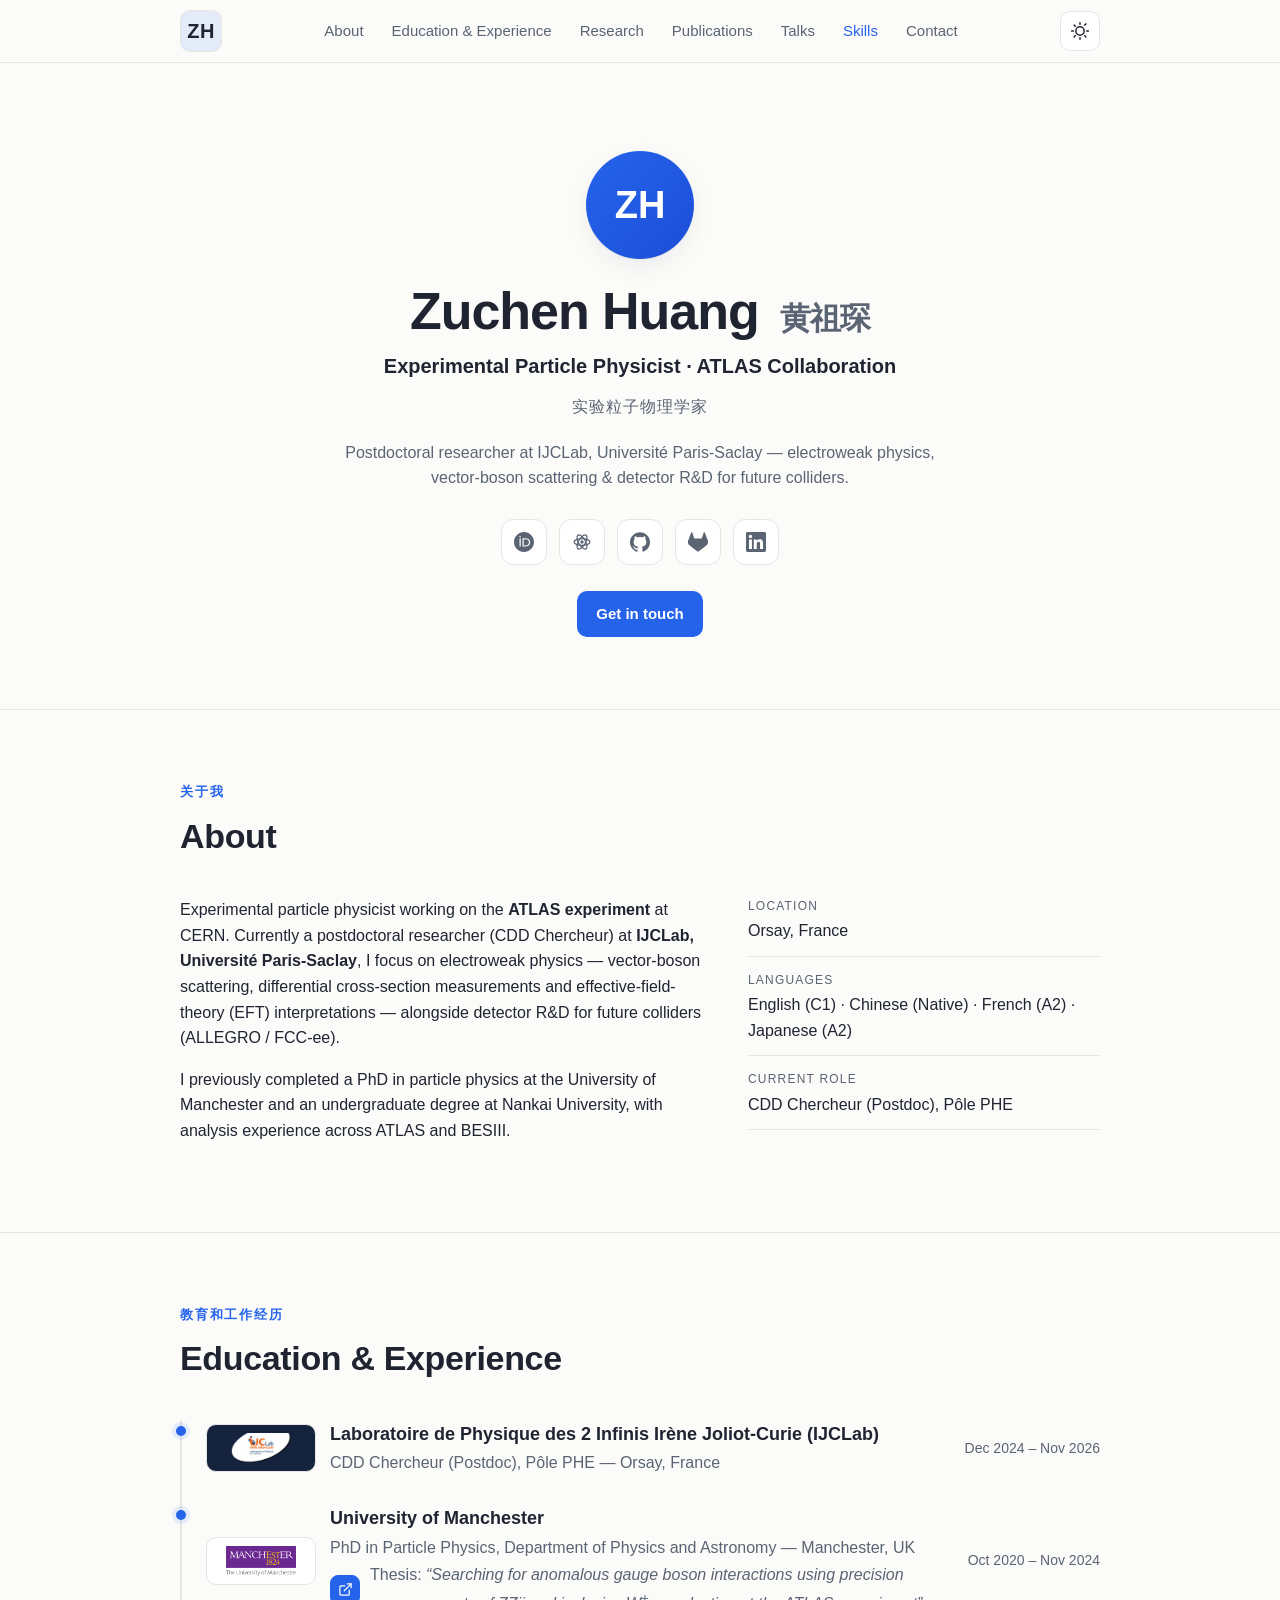
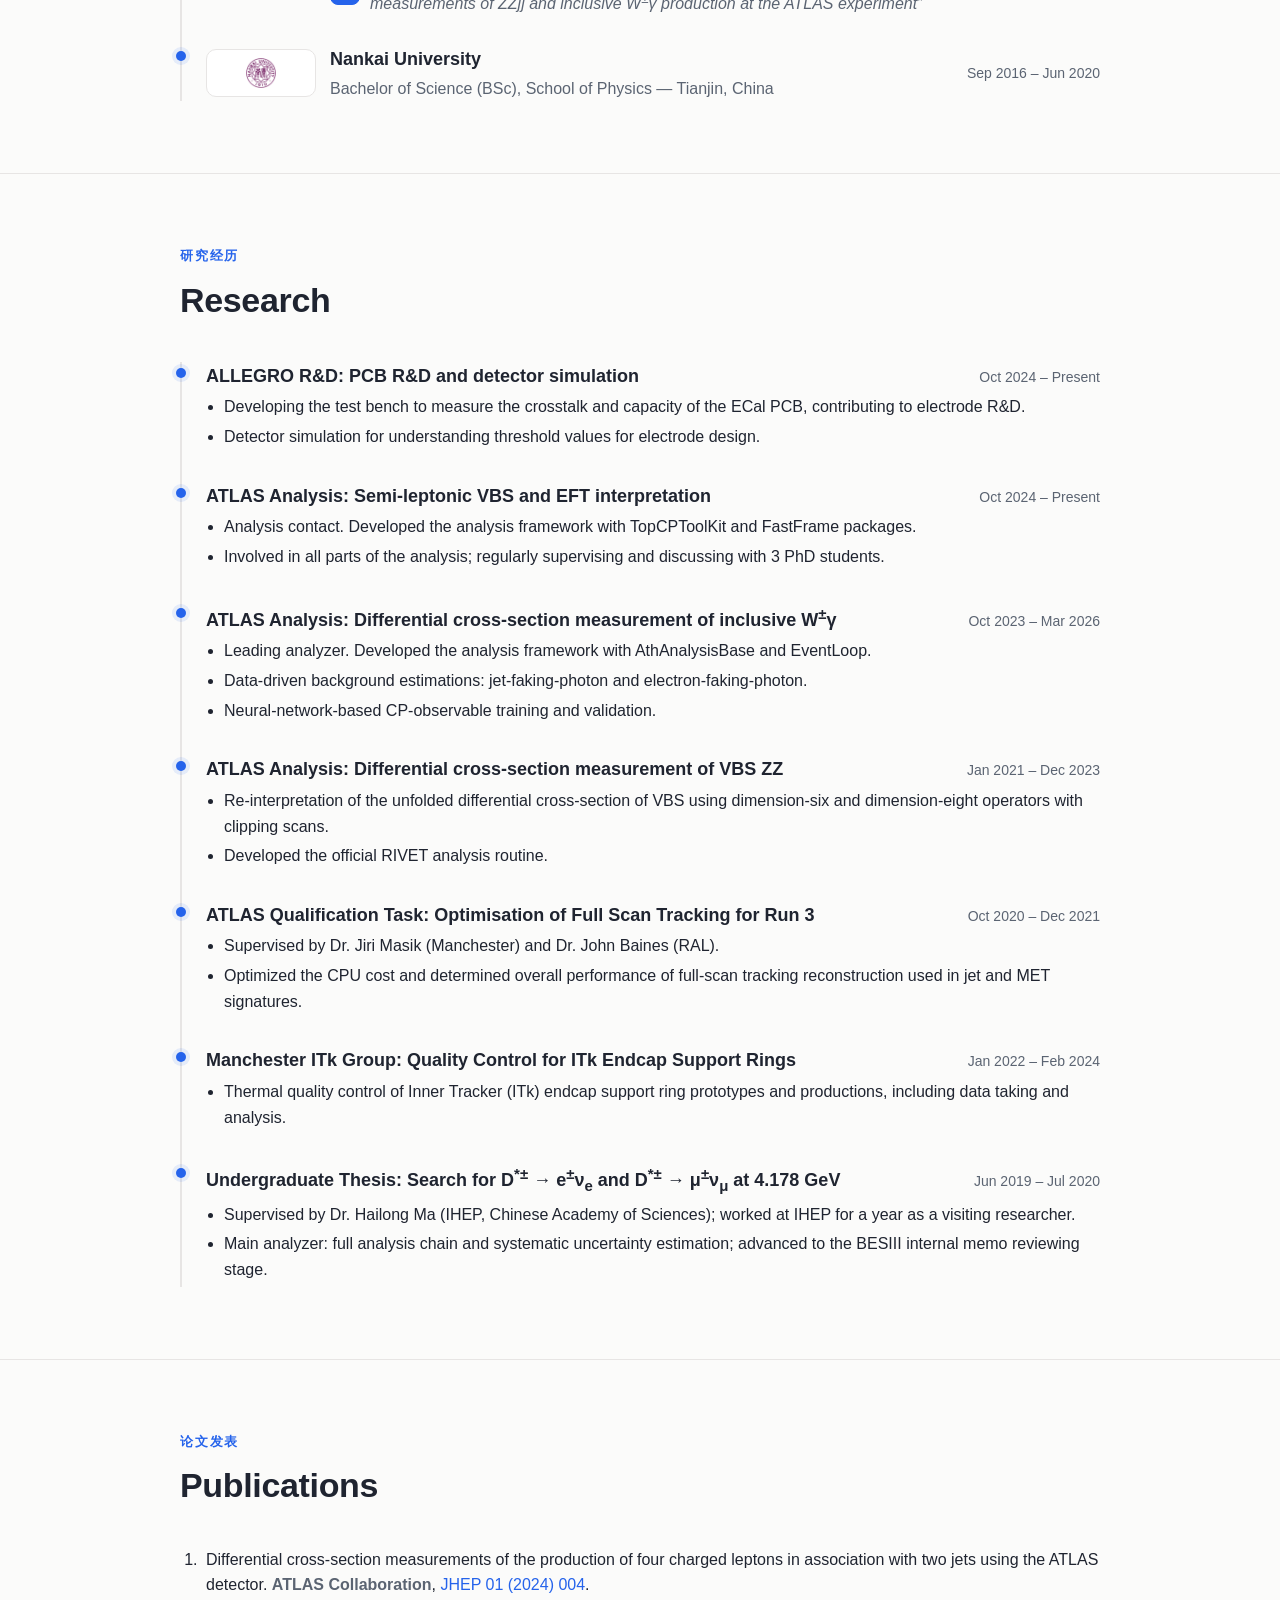
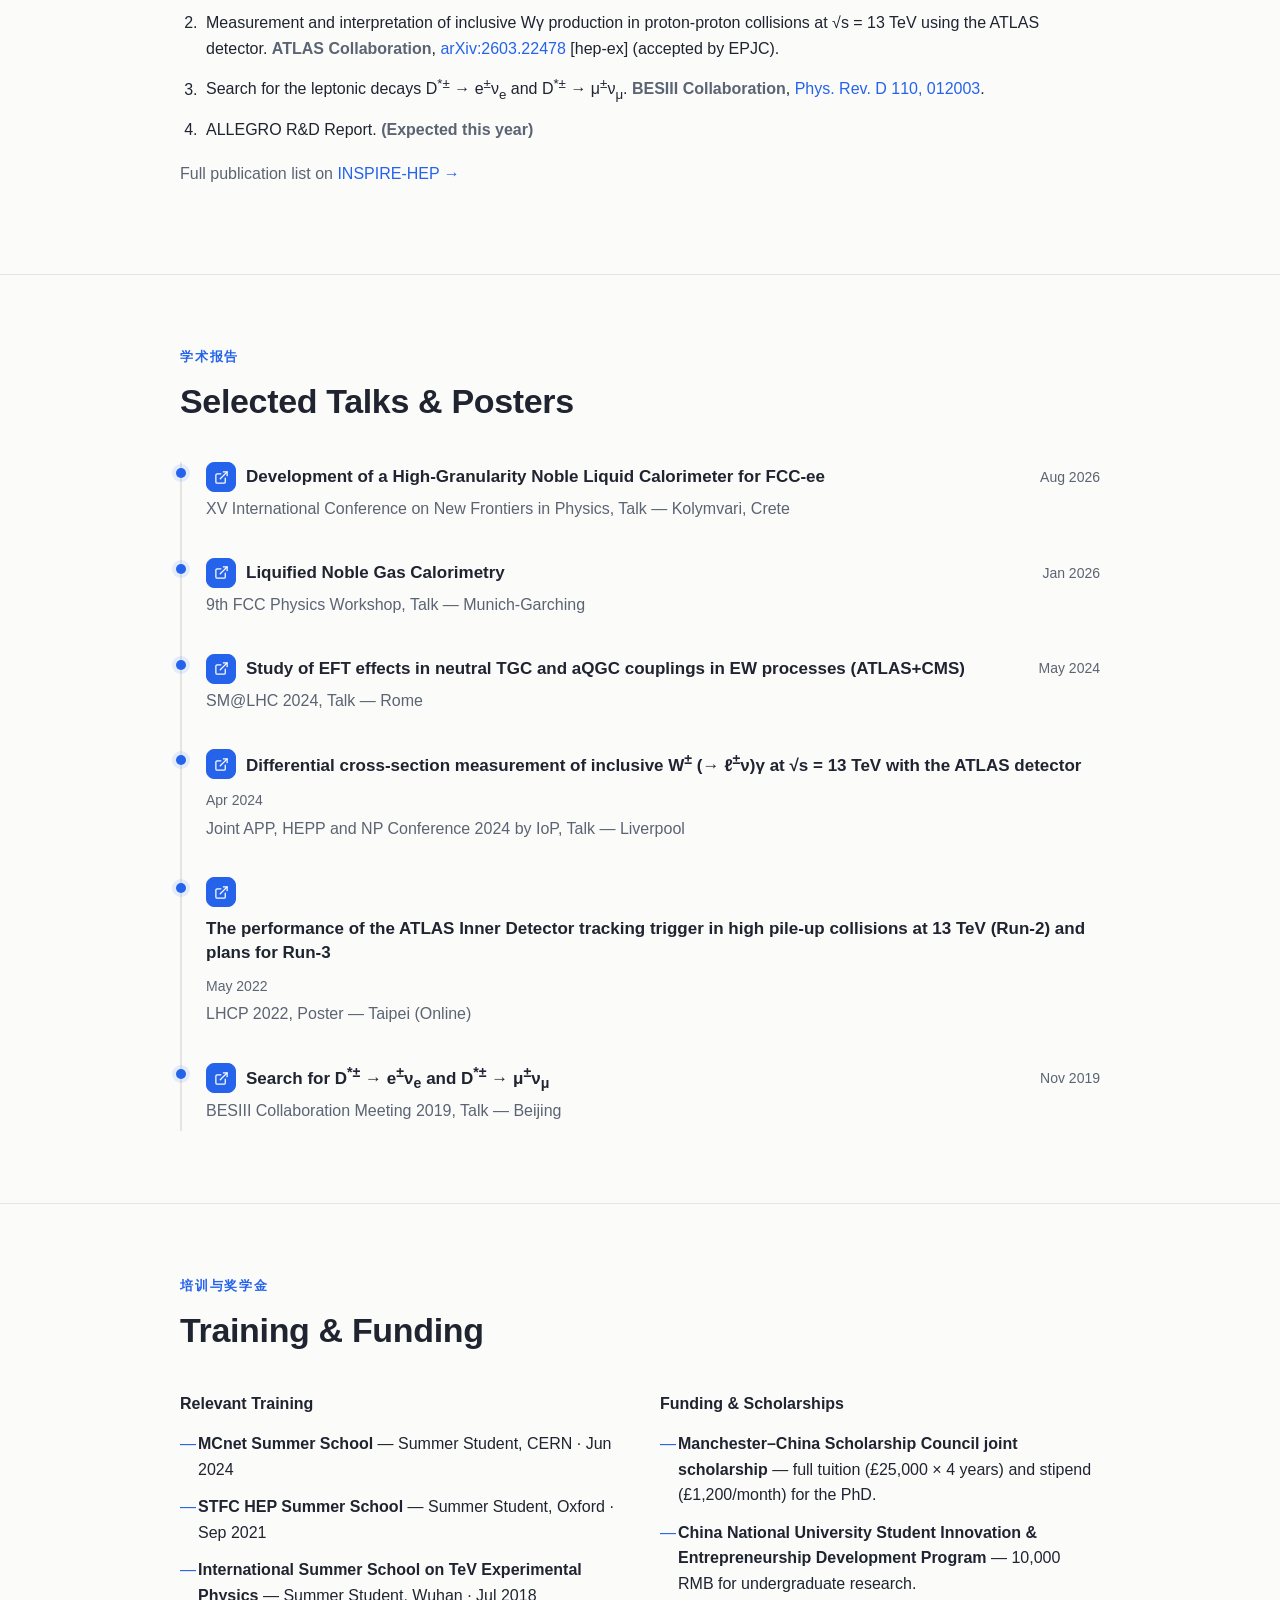
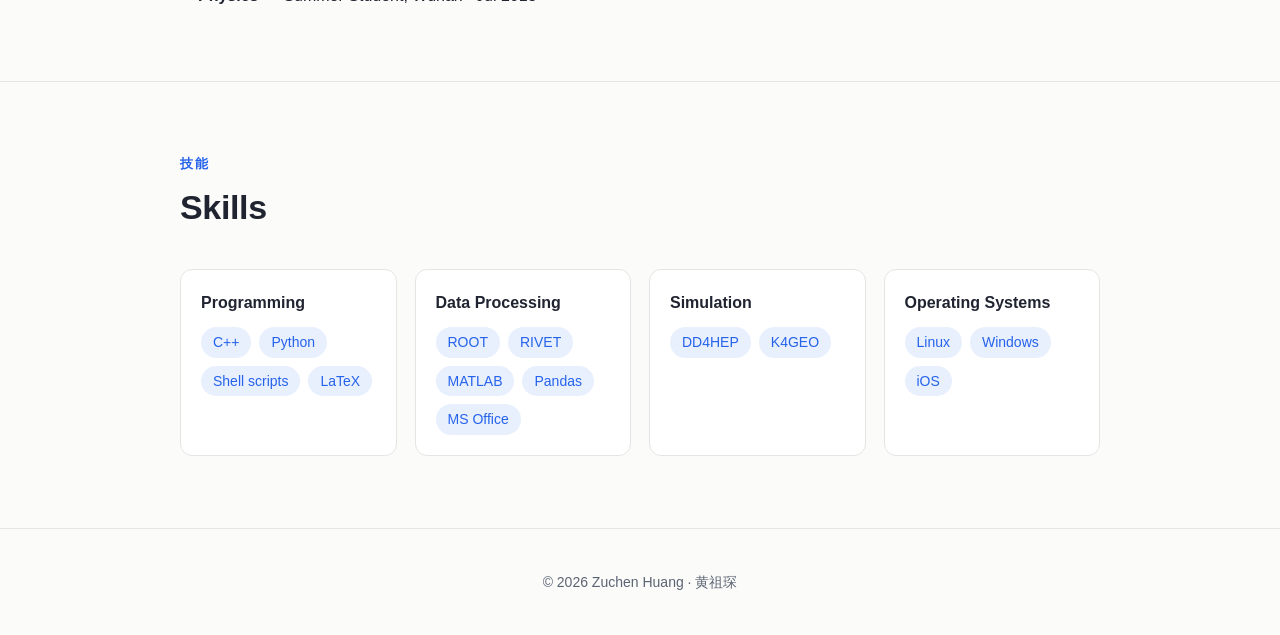
<file: index.html>
<!DOCTYPE html>
<html lang="en" data-theme="light">
<head>
  <meta charset="UTF-8">
  <meta name="viewport" content="width=device-width, initial-scale=1.0">
  <title>Zuchen Huang · 黄祖琛 — Experimental Particle Physicist</title>
  <meta name="description" content="Zuchen Huang (黄祖琛) — experimental particle physicist on the ATLAS experiment. CV, research, publications and contact.">
  <meta property="og:title" content="Zuchen Huang · 黄祖琛 — Experimental Particle Physicist">
  <meta property="og:description" content="Experimental particle physicist on the ATLAS experiment. CV, research, publications and contact.">
  <meta property="og:type" content="website">
  <link rel="icon" href="assets/favicon.svg" type="image/svg+xml">
  <link rel="stylesheet" href="css/style.css">
</head>
<body>
  <a class="skip-link" href="#main">Skip to content</a>

  <header class="site-header">
    <div class="container header-inner">
      <a class="brand" href="#top" aria-label="Back to top">ZH</a>

      <button class="nav-toggle" aria-expanded="false" aria-controls="primary-nav" aria-label="Toggle navigation">
        <span></span><span></span><span></span>
      </button>

      <nav id="primary-nav" class="site-nav" aria-label="Primary">
        <ul class="nav-list">
          <li><a href="#about">About</a></li>
          <li><a href="#education">Education &amp; Experience</a></li>
          <li><a href="#research">Research</a></li>
          <li><a href="#publications">Publications</a></li>
          <li><a href="#talks">Talks</a></li>
          <li><a href="#skills">Skills</a></li>
          <li><a href="contact.html">Contact</a></li>
        </ul>
      </nav>

      <button class="theme-toggle" aria-label="Toggle dark mode" type="button">
        <svg class="icon-sun" viewBox="0 0 24 24" aria-hidden="true"><path d="M12 17a5 5 0 1 0 0-10 5 5 0 0 0 0 10Zm0-15v2m0 16v2M2 12h2m16 0h2M4.9 4.9l1.4 1.4m11.4 11.4 1.4 1.4m0-15.6-1.4 1.4M6.3 17.7l-1.4 1.4" fill="none" stroke="currentColor" stroke-width="1.8" stroke-linecap="round"/></svg>
        <svg class="icon-moon" viewBox="0 0 24 24" aria-hidden="true"><path d="M21 12.8A9 9 0 1 1 11.2 3 7 7 0 0 0 21 12.8Z" fill="none" stroke="currentColor" stroke-width="1.8" stroke-linecap="round" stroke-linejoin="round"/></svg>
      </button>
    </div>
  </header>

  <main id="main">
    <!-- Hero -->
    <section id="top" class="hero">
      <div class="container">
        <div class="hero-avatar" role="img" aria-label="Portrait placeholder">ZH</div>
        <h1 class="hero-name">Zuchen Huang <span class="hero-name-cn">黄祖琛</span></h1>
        <p class="hero-tagline">Experimental Particle Physicist · ATLAS Collaboration</p>
        <p class="hero-eyebrow">实验粒子物理学家</p>
        <p class="hero-sub">Postdoctoral researcher at IJCLab, Université Paris-Saclay — electroweak physics, vector-boson scattering &amp; detector R&amp;D for future colliders.</p>

        <ul class="social-links" aria-label="Profile links">
          <li>
            <a class="social-icon" href="https://orcid.org/0000-0002-9008-1937" target="_blank" rel="noopener" aria-label="ORCID" title="ORCID">
              <svg viewBox="0 0 24 24" fill="currentColor" aria-hidden="true"><path d="M12 0C5.372 0 0 5.372 0 12s5.372 12 12 12 12-5.372 12-12S18.628 0 12 0zM7.369 4.378c.525 0 .947.431.947.947s-.422.947-.947.947a.95.95 0 0 1-.947-.947c0-.525.422-.947.947-.947zm-.722 3.038h1.444v10.041H6.647V7.416zm3.562 0h3.9c3.712 0 5.344 2.653 5.344 5.025 0 2.578-2.016 5.025-5.325 5.025h-3.919V7.416zm1.444 1.303v7.444h2.297c3.272 0 4.022-2.484 4.022-3.722 0-2.016-1.284-3.722-4.097-3.722h-2.222z"/></svg>
            </a>
          </li>
          <li>
            <a class="social-icon" href="https://inspirehep.net/authors/2129046" target="_blank" rel="noopener" aria-label="INSPIRE-HEP" title="INSPIRE-HEP">
              <svg viewBox="0 0 24 24" aria-hidden="true"><g fill="none" stroke="currentColor" stroke-width="1.5"><ellipse cx="12" cy="12" rx="9.5" ry="4.1"/><ellipse cx="12" cy="12" rx="9.5" ry="4.1" transform="rotate(60 12 12)"/><ellipse cx="12" cy="12" rx="9.5" ry="4.1" transform="rotate(120 12 12)"/></g><circle cx="12" cy="12" r="2" fill="currentColor"/></svg>
            </a>
          </li>
          <li>
            <a class="social-icon" href="https://github.com/josum21" target="_blank" rel="noopener" aria-label="GitHub" title="GitHub">
              <svg viewBox="0 0 24 24" fill="currentColor" aria-hidden="true"><path d="M12 .297c-6.63 0-12 5.373-12 12 0 5.303 3.438 9.8 8.205 11.385.6.113.82-.258.82-.577 0-.285-.01-1.04-.015-2.04-3.338.724-4.042-1.61-4.042-1.61C4.422 18.07 3.633 17.7 3.633 17.7c-1.087-.744.084-.729.084-.729 1.205.084 1.838 1.236 1.838 1.236 1.07 1.835 2.809 1.305 3.495.998.108-.776.417-1.305.76-1.605-2.665-.3-5.466-1.332-5.466-5.93 0-1.31.465-2.38 1.235-3.22-.135-.303-.54-1.523.105-3.176 0 0 1.005-.322 3.3 1.23.96-.267 1.98-.399 3-.405 1.02.006 2.04.138 3 .405 2.28-1.552 3.285-1.23 3.285-1.23.645 1.653.24 2.873.12 3.176.765.84 1.23 1.91 1.23 3.22 0 4.61-2.805 5.625-5.475 5.92.42.36.81 1.096.81 2.22 0 1.606-.015 2.896-.015 3.286 0 .315.21.69.825.57C20.565 22.092 24 17.592 24 12.297c0-6.627-5.373-12-12-12"/></svg>
            </a>
          </li>
          <li>
            <a class="social-icon" href="https://gitlab.cern.ch/hzuchen" target="_blank" rel="noopener" aria-label="GitLab" title="GitLab">
              <svg viewBox="0 0 24 24" fill="currentColor" aria-hidden="true"><path d="m23.6004 9.5927-.0337-.0862L20.3.9814a.851.851 0 0 0-.3362-.405.8748.8748 0 0 0-.9997.0539.8748.8748 0 0 0-.29.4399l-2.2055 6.748H7.5375l-2.2057-6.748a.8573.8573 0 0 0-.29-.4412.8748.8748 0 0 0-.9997-.0537.8585.8585 0 0 0-.3362.4049L.4332 9.5015l-.0325.0862a6.0657 6.0657 0 0 0 2.0119 7.0105l.0113.0087.03.0213 4.976 3.7264 2.462 1.8633 1.4995 1.1321a1.0085 1.0085 0 0 0 1.2197 0l1.4995-1.1321 2.4619-1.8633 5.006-3.7489.0125-.01a6.0682 6.0682 0 0 0 2.0094-7.003z"/></svg>
            </a>
          </li>
          <li>
            <a class="social-icon" href="https://www.linkedin.com/in/zuchen-huang-052924232/" target="_blank" rel="noopener" aria-label="LinkedIn" title="LinkedIn">
              <svg viewBox="0 0 24 24" fill="currentColor" aria-hidden="true"><path d="M20.447 20.452h-3.554v-5.569c0-1.328-.027-3.037-1.852-3.037-1.853 0-2.136 1.445-2.136 2.939v5.667H9.351V9h3.414v1.561h.046c.477-.9 1.637-1.85 3.37-1.85 3.601 0 4.267 2.37 4.267 5.455v6.286zM5.337 7.433c-1.144 0-2.063-.926-2.063-2.065 0-1.138.92-2.063 2.063-2.063 1.14 0 2.064.925 2.064 2.063 0 1.139-.925 2.065-2.064 2.065zm1.782 13.019H3.555V9h3.564v11.452zM22.225 0H1.771C.792 0 0 .774 0 1.729v20.542C0 23.227.792 24 1.771 24h20.451C23.2 24 24 23.227 24 22.271V1.729C24 .774 23.2 0 22.222 0h.003z"/></svg>
            </a>
          </li>
        </ul>

        <div class="hero-actions">
          <a class="btn btn-primary" href="contact.html">Get in touch</a>
        </div>
      </div>
    </section>

    <!-- About -->
    <section id="about" class="section">
      <div class="container">
        <div class="section-head">
          <span class="section-tag">关于我</span>
          <h2>About</h2>
        </div>
        <div class="about-grid">
          <div class="about-text">
            <p>Experimental particle physicist working on the <strong>ATLAS experiment</strong> at CERN. Currently a postdoctoral researcher (CDD Chercheur) at <strong>IJCLab, Université Paris-Saclay</strong>, I focus on electroweak physics — vector-boson scattering, differential cross-section measurements and effective-field-theory (EFT) interpretations — alongside detector R&amp;D for future colliders (ALLEGRO / FCC-ee).</p>
            <p>I previously completed a PhD in particle physics at the University of Manchester and an undergraduate degree at Nankai University, with analysis experience across ATLAS and BESIII.</p>
          </div>
          <dl class="about-facts">
            <div><dt>Location</dt><dd>Orsay, France</dd></div>
            <div><dt>Languages</dt><dd>English (C1) · Chinese (Native) · French (A2) · Japanese (A2)</dd></div>
            <div><dt>Current role</dt><dd>CDD Chercheur (Postdoc), Pôle PHE</dd></div>
          </dl>
        </div>
      </div>
    </section>

    <!-- Education -->
    <section id="education" class="section">
      <div class="container">
        <div class="section-head">
          <span class="section-tag">教育和工作经历</span>
          <h2>Education &amp; Experience</h2>
        </div>
        <div class="timeline">
          <article class="entry entry-edu">
            <div class="entry-head">
              <span class="edu-logo edu-logo--dark"><img src="assets/logos/ijclab.png" alt="IJCLab logo"></span>
              <div class="entry-title">
                <h3>Laboratoire de Physique des 2 Infinis Irène Joliot-Curie (IJCLab)</h3>
                <p class="entry-sub">CDD Chercheur (Postdoc), Pôle PHE — Orsay, France</p>
              </div>
              <span class="entry-date">Dec 2024 – Nov 2026</span>
            </div>
          </article>
          <article class="entry entry-edu">
            <div class="entry-head">
              <span class="edu-logo"><img src="assets/logos/manchester.png" alt="University of Manchester logo"></span>
              <div class="entry-title">
                <h3>University of Manchester</h3>
                <p class="entry-sub">PhD in Particle Physics, Department of Physics and Astronomy — Manchester, UK</p>
                <p class="entry-sub entry-thesis"><a class="talk-link" href="https://research.manchester.ac.uk/en/studentTheses/searching-for-anomalous-gauge-boson-interactions-using-precision-" target="_blank" rel="noopener" aria-label="Open thesis page" title="Open thesis page"><svg viewBox="0 0 24 24" fill="none" stroke="currentColor" stroke-width="2" stroke-linecap="round" stroke-linejoin="round" aria-hidden="true"><path d="M18 13v6a2 2 0 0 1-2 2H5a2 2 0 0 1-2-2V8a2 2 0 0 1 2-2h6"/><polyline points="15 3 21 3 21 9"/><line x1="10" y1="14" x2="21" y2="3"/></svg></a><span>Thesis: <em>“Searching for anomalous gauge boson interactions using precision measurements of ZZjj and inclusive W<sup>±</sup>γ production at the ATLAS experiment”</em></span></p>
              </div>
              <span class="entry-date">Oct 2020 – Nov 2024</span>
            </div>
          </article>
          <article class="entry entry-edu">
            <div class="entry-head">
              <span class="edu-logo"><img src="assets/logos/nankai.png" alt="Nankai University logo"></span>
              <div class="entry-title">
                <h3>Nankai University</h3>
                <p class="entry-sub">Bachelor of Science (BSc), School of Physics — Tianjin, China</p>
              </div>
              <span class="entry-date">Sep 2016 – Jun 2020</span>
            </div>
          </article>
        </div>
      </div>
    </section>

    <!-- Research -->
    <section id="research" class="section">
      <div class="container">
        <div class="section-head">
          <span class="section-tag">研究经历</span>
          <h2>Research</h2>
        </div>
        <div class="timeline">
          <article class="entry">
            <div class="entry-head"><h3>ALLEGRO R&amp;D: PCB R&amp;D and detector simulation</h3><span class="entry-date">Oct 2024 – Present</span></div>
            <ul class="entry-desc">
              <li>Developing the test bench to measure the crosstalk and capacity of the ECal PCB, contributing to electrode R&amp;D.</li>
              <li>Detector simulation for understanding threshold values for electrode design.</li>
            </ul>
          </article>

          <article class="entry">
            <div class="entry-head"><h3>ATLAS Analysis: Semi-leptonic VBS and EFT interpretation</h3><span class="entry-date">Oct 2024 – Present</span></div>
            <ul class="entry-desc">
              <li>Analysis contact. Developed the analysis framework with TopCPToolKit and FastFrame packages.</li>
              <li>Involved in all parts of the analysis; regularly supervising and discussing with 3 PhD students.</li>
            </ul>
          </article>

          <article class="entry">
            <div class="entry-head"><h3>ATLAS Analysis: Differential cross-section measurement of inclusive W<sup>±</sup>γ</h3><span class="entry-date">Oct 2023 – Mar 2026</span></div>
            <ul class="entry-desc">
              <li>Leading analyzer. Developed the analysis framework with AthAnalysisBase and EventLoop.</li>
              <li>Data-driven background estimations: jet-faking-photon and electron-faking-photon.</li>
              <li>Neural-network-based CP-observable training and validation.</li>
            </ul>
          </article>

          <article class="entry">
            <div class="entry-head"><h3>ATLAS Analysis: Differential cross-section measurement of VBS ZZ</h3><span class="entry-date">Jan 2021 – Dec 2023</span></div>
            <ul class="entry-desc">
              <li>Re-interpretation of the unfolded differential cross-section of VBS using dimension-six and dimension-eight operators with clipping scans.</li>
              <li>Developed the official RIVET analysis routine.</li>
            </ul>
          </article>

          <article class="entry">
            <div class="entry-head"><h3>ATLAS Qualification Task: Optimisation of Full Scan Tracking for Run 3</h3><span class="entry-date">Oct 2020 – Dec 2021</span></div>
            <ul class="entry-desc">
              <li>Supervised by Dr. Jiri Masik (Manchester) and Dr. John Baines (RAL).</li>
              <li>Optimized the CPU cost and determined overall performance of full-scan tracking reconstruction used in jet and MET signatures.</li>
            </ul>
          </article>

          <article class="entry">
            <div class="entry-head"><h3>Manchester ITk Group: Quality Control for ITk Endcap Support Rings</h3><span class="entry-date">Jan 2022 – Feb 2024</span></div>
            <ul class="entry-desc">
              <li>Thermal quality control of Inner Tracker (ITk) endcap support ring prototypes and productions, including data taking and analysis.</li>
            </ul>
          </article>

          <article class="entry">
            <div class="entry-head"><h3>Undergraduate Thesis: Search for D<sup>*±</sup> → e<sup>±</sup>ν<sub>e</sub> and D<sup>*±</sup> → μ<sup>±</sup>ν<sub>μ</sub> at 4.178 GeV</h3><span class="entry-date">Jun 2019 – Jul 2020</span></div>
            <ul class="entry-desc">
              <li>Supervised by Dr. Hailong Ma (IHEP, Chinese Academy of Sciences); worked at IHEP for a year as a visiting researcher.</li>
              <li>Main analyzer: full analysis chain and systematic uncertainty estimation; advanced to the BESIII internal memo reviewing stage.</li>
            </ul>
          </article>
        </div>
      </div>
    </section>

    <!-- Publications -->
    <section id="publications" class="section">
      <div class="container">
        <div class="section-head">
          <span class="section-tag">论文发表</span>
          <h2>Publications</h2>
        </div>
        <ol class="pub-list">
          <li>Differential cross-section measurements of the production of four charged leptons in association with two jets using the ATLAS detector. <em>ATLAS Collaboration</em>, <a href="https://doi.org/10.1007/JHEP01(2024)004" target="_blank" rel="noopener">JHEP 01 (2024) 004</a>.</li>
          <li>Measurement and interpretation of inclusive Wγ production in proton-proton collisions at √s = 13 TeV using the ATLAS detector. <em>ATLAS Collaboration</em>, <a href="https://arxiv.org/abs/2603.22478" target="_blank" rel="noopener">arXiv:2603.22478</a> [hep-ex] (accepted by EPJC).</li>
          <li>Search for the leptonic decays D<sup>*±</sup> → e<sup>±</sup>ν<sub>e</sub> and D<sup>*±</sup> → μ<sup>±</sup>ν<sub>μ</sub>. <em>BESIII Collaboration</em>, <a href="https://doi.org/10.1103/PhysRevD.110.012003" target="_blank" rel="noopener">Phys. Rev. D 110, 012003</a>.</li>
          <li>ALLEGRO R&amp;D Report. <em>(Expected this year)</em></li>
        </ol>
        <p class="section-note">Full publication list on <a href="https://inspirehep.net/authors/2129046" target="_blank" rel="noopener">INSPIRE-HEP →</a></p>
      </div>
    </section>

    <!-- Talks -->
    <section id="talks" class="section">
      <div class="container">
        <div class="section-head">
          <span class="section-tag">学术报告</span>
          <h2>Selected Talks &amp; Posters</h2>
        </div>
        <div class="timeline">
          <article class="entry">
            <div class="entry-head">
              <a class="talk-link" href="https://indico.cern.ch/event/1571736/contributions/7083829/" target="_blank" rel="noopener" aria-label="Open talk page" title="Open talk page"><svg viewBox="0 0 24 24" fill="none" stroke="currentColor" stroke-width="2" stroke-linecap="round" stroke-linejoin="round" aria-hidden="true"><path d="M18 13v6a2 2 0 0 1-2 2H5a2 2 0 0 1-2-2V8a2 2 0 0 1 2-2h6"/><polyline points="15 3 21 3 21 9"/><line x1="10" y1="14" x2="21" y2="3"/></svg></a>
              <h3>Development of a High-Granularity Noble Liquid Calorimeter for FCC-ee</h3>
              <span class="entry-head-meta"><span class="entry-date">Aug 2026</span></span>
            </div>
            <p class="entry-sub">XV International Conference on New Frontiers in Physics, Talk — Kolymvari, Crete</p>
          </article>
          <article class="entry">
            <div class="entry-head">
              <a class="talk-link" href="https://indico.cern.ch/event/1588696/contributions/6871119/" target="_blank" rel="noopener" aria-label="Open talk page" title="Open talk page"><svg viewBox="0 0 24 24" fill="none" stroke="currentColor" stroke-width="2" stroke-linecap="round" stroke-linejoin="round" aria-hidden="true"><path d="M18 13v6a2 2 0 0 1-2 2H5a2 2 0 0 1-2-2V8a2 2 0 0 1 2-2h6"/><polyline points="15 3 21 3 21 9"/><line x1="10" y1="14" x2="21" y2="3"/></svg></a>
              <h3>Liquified Noble Gas Calorimetry</h3>
              <span class="entry-head-meta"><span class="entry-date">Jan 2026</span></span>
            </div>
            <p class="entry-sub">9th FCC Physics Workshop, Talk — Munich-Garching</p>
          </article>
          <article class="entry">
            <div class="entry-head">
              <a class="talk-link" href="https://indico.cern.ch/event/1346940/contributions/5785268/" target="_blank" rel="noopener" aria-label="Open talk page" title="Open talk page"><svg viewBox="0 0 24 24" fill="none" stroke="currentColor" stroke-width="2" stroke-linecap="round" stroke-linejoin="round" aria-hidden="true"><path d="M18 13v6a2 2 0 0 1-2 2H5a2 2 0 0 1-2-2V8a2 2 0 0 1 2-2h6"/><polyline points="15 3 21 3 21 9"/><line x1="10" y1="14" x2="21" y2="3"/></svg></a>
              <h3>Study of EFT effects in neutral TGC and aQGC couplings in EW processes (ATLAS+CMS)</h3>
              <span class="entry-head-meta"><span class="entry-date">May 2024</span></span>
            </div>
            <p class="entry-sub">SM@LHC 2024, Talk — Rome</p>
          </article>
          <article class="entry">
            <div class="entry-head">
              <a class="talk-link" href="https://indico.cern.ch/event/1388874/#77-differential-cross-section" target="_blank" rel="noopener" aria-label="Open talk page" title="Open talk page"><svg viewBox="0 0 24 24" fill="none" stroke="currentColor" stroke-width="2" stroke-linecap="round" stroke-linejoin="round" aria-hidden="true"><path d="M18 13v6a2 2 0 0 1-2 2H5a2 2 0 0 1-2-2V8a2 2 0 0 1 2-2h6"/><polyline points="15 3 21 3 21 9"/><line x1="10" y1="14" x2="21" y2="3"/></svg></a>
              <h3>Differential cross-section measurement of inclusive W<sup>±</sup> (→ ℓ<sup>±</sup>ν)γ at √s = 13 TeV with the ATLAS detector</h3>
              <span class="entry-head-meta"><span class="entry-date">Apr 2024</span></span>
            </div>
            <p class="entry-sub">Joint APP, HEPP and NP Conference 2024 by IoP, Talk — Liverpool</p>
          </article>
          <article class="entry">
            <div class="entry-head">
              <a class="talk-link" href="https://indico.cern.ch/event/1109611/contributions/4821345/" target="_blank" rel="noopener" aria-label="Open talk page" title="Open talk page"><svg viewBox="0 0 24 24" fill="none" stroke="currentColor" stroke-width="2" stroke-linecap="round" stroke-linejoin="round" aria-hidden="true"><path d="M18 13v6a2 2 0 0 1-2 2H5a2 2 0 0 1-2-2V8a2 2 0 0 1 2-2h6"/><polyline points="15 3 21 3 21 9"/><line x1="10" y1="14" x2="21" y2="3"/></svg></a>
              <h3>The performance of the ATLAS Inner Detector tracking trigger in high pile-up collisions at 13 TeV (Run-2) and plans for Run-3</h3>
              <span class="entry-head-meta"><span class="entry-date">May 2022</span></span>
            </div>
            <p class="entry-sub">LHCP 2022, Poster — Taipei (Online)</p>
          </article>
          <article class="entry">
            <div class="entry-head">
              <a class="talk-link" href="https://indico.ihep.ac.cn/event/9143/timetable/?view=standard#35-search-for-d-ev-and-muv" target="_blank" rel="noopener" aria-label="Open talk page" title="Open talk page"><svg viewBox="0 0 24 24" fill="none" stroke="currentColor" stroke-width="2" stroke-linecap="round" stroke-linejoin="round" aria-hidden="true"><path d="M18 13v6a2 2 0 0 1-2 2H5a2 2 0 0 1-2-2V8a2 2 0 0 1 2-2h6"/><polyline points="15 3 21 3 21 9"/><line x1="10" y1="14" x2="21" y2="3"/></svg></a>
              <h3>Search for D<sup>*±</sup> → e<sup>±</sup>ν<sub>e</sub> and D<sup>*±</sup> → μ<sup>±</sup>ν<sub>μ</sub></h3>
              <span class="entry-head-meta"><span class="entry-date">Nov 2019</span></span>
            </div>
            <p class="entry-sub">BESIII Collaboration Meeting 2019, Talk — Beijing</p>
          </article>
        </div>
      </div>
    </section>

    <!-- Training & Funding -->
    <section id="training" class="section">
      <div class="container">
        <div class="section-head">
          <span class="section-tag">培训与奖学金</span>
          <h2>Training &amp; Funding</h2>
        </div>
        <div class="two-col">
          <div>
            <h3 class="col-title">Relevant Training</h3>
            <ul class="plain-list">
              <li><strong>MCnet Summer School</strong> — Summer Student, CERN · Jun 2024</li>
              <li><strong>STFC HEP Summer School</strong> — Summer Student, Oxford · Sep 2021</li>
              <li><strong>International Summer School on TeV Experimental Physics</strong> — Summer Student, Wuhan · Jul 2018</li>
            </ul>
          </div>
          <div>
            <h3 class="col-title">Funding &amp; Scholarships</h3>
            <ul class="plain-list">
              <li><strong>Manchester–China Scholarship Council joint scholarship</strong> — full tuition (£25,000 × 4 years) and stipend (£1,200/month) for the PhD.</li>
              <li><strong>China National University Student Innovation &amp; Entrepreneurship Development Program</strong> — 10,000 RMB for undergraduate research.</li>
            </ul>
          </div>
        </div>
      </div>
    </section>

    <!-- Skills -->
    <section id="skills" class="section">
      <div class="container">
        <div class="section-head">
          <span class="section-tag">技能</span>
          <h2>Skills</h2>
        </div>
        <div class="skills-grid">
          <div class="skill-card">
            <h3>Programming</h3>
            <ul class="tag-list"><li>C++</li><li>Python</li><li>Shell scripts</li><li>LaTeX</li></ul>
          </div>
          <div class="skill-card">
            <h3>Data Processing</h3>
            <ul class="tag-list"><li>ROOT</li><li>RIVET</li><li>MATLAB</li><li>Pandas</li><li>MS Office</li></ul>
          </div>
          <div class="skill-card">
            <h3>Simulation</h3>
            <ul class="tag-list"><li>DD4HEP</li><li>K4GEO</li></ul>
          </div>
          <div class="skill-card">
            <h3>Operating Systems</h3>
            <ul class="tag-list"><li>Linux</li><li>Windows</li><li>iOS</li></ul>
          </div>
        </div>
      </div>
    </section>

  </main>

  <footer class="site-footer">
    <div class="container">
      <p>© 2026 Zuchen Huang · 黄祖琛</p>
    </div>
  </footer>

  <script src="js/main.js"></script>
</body>
</html>
</file>
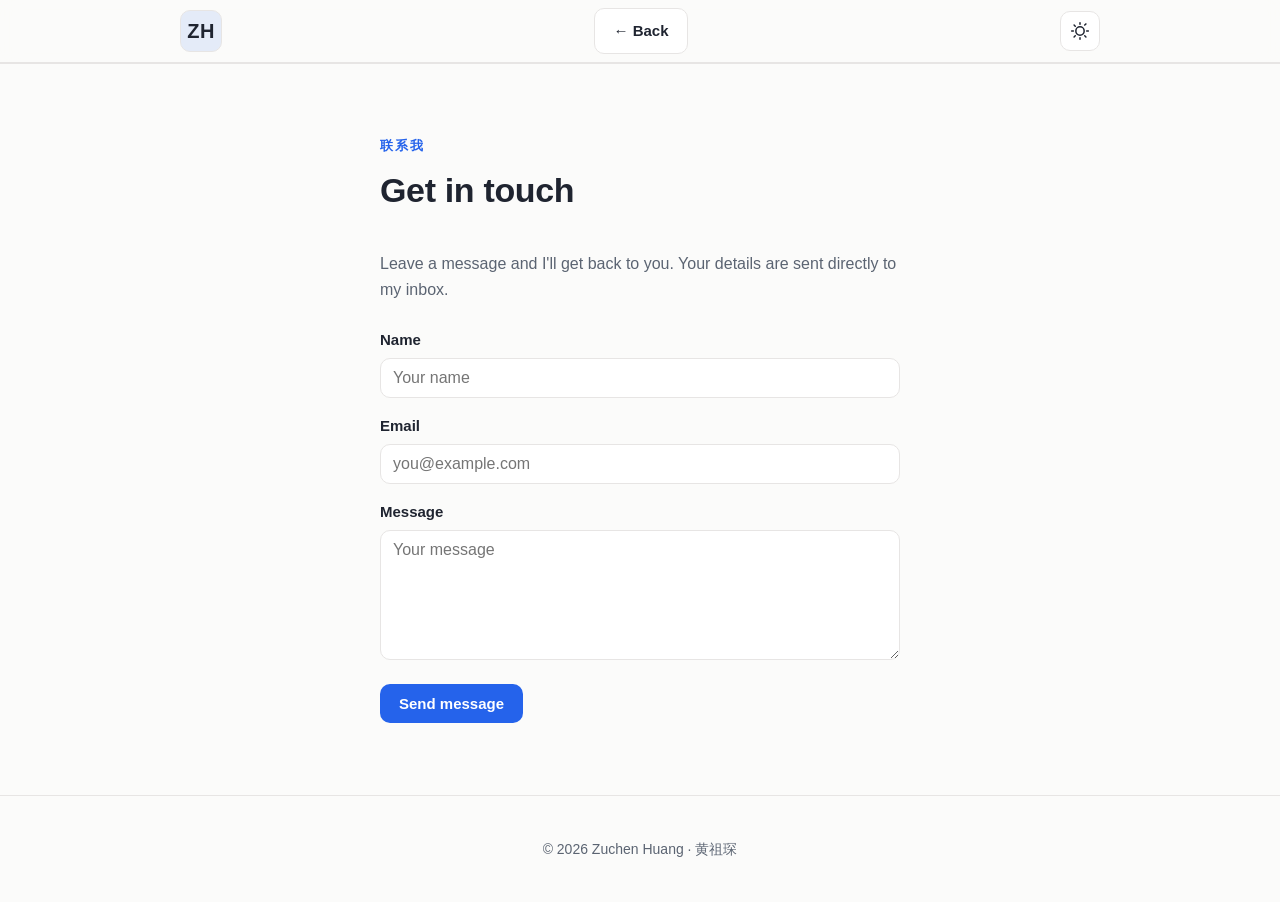
<file: contact.html>
<!DOCTYPE html>
<html lang="en" data-theme="light">
<head>
  <meta charset="UTF-8">
  <meta name="viewport" content="width=device-width, initial-scale=1.0">
  <title>Contact · Zuchen Huang · 黄祖琛</title>
  <meta name="description" content="Contact Zuchen Huang (黄祖琛).">
  <link rel="icon" href="assets/favicon.svg" type="image/svg+xml">
  <link rel="stylesheet" href="css/style.css">
</head>
<body>
  <header class="site-header">
    <div class="container header-inner">
      <a class="brand" href="index.html" aria-label="Back to home">ZH</a>
      <a class="btn btn-outline" href="index.html">← Back</a>
      <button class="theme-toggle" aria-label="Toggle dark mode" type="button">
        <svg class="icon-sun" viewBox="0 0 24 24" aria-hidden="true"><path d="M12 17a5 5 0 1 0 0-10 5 5 0 0 0 0 10Zm0-15v2m0 16v2M2 12h2m16 0h2M4.9 4.9l1.4 1.4m11.4 11.4 1.4 1.4m0-15.6-1.4 1.4M6.3 17.7l-1.4 1.4" fill="none" stroke="currentColor" stroke-width="1.8" stroke-linecap="round"/></svg>
        <svg class="icon-moon" viewBox="0 0 24 24" aria-hidden="true"><path d="M21 12.8A9 9 0 1 1 11.2 3 7 7 0 0 0 21 12.8Z" fill="none" stroke="currentColor" stroke-width="1.8" stroke-linecap="round" stroke-linejoin="round"/></svg>
      </button>
    </div>
  </header>

  <main id="main">
    <section class="section contact-page">
      <div class="container contact-narrow">
        <div class="section-head">
          <span class="section-tag">联系我</span>
          <h2>Get in touch</h2>
        </div>
        <p class="contact-lead">Leave a message and I'll get back to you. Your details are sent directly to my inbox.</p>

        <div id="form-status" class="form-status" hidden></div>

        <form id="contact-form" action="https://api.web3forms.com/submit" method="POST">
          <input type="hidden" name="access_key" value="81188b2f-3a69-488e-b88f-bd9007fd1205">
          <input type="hidden" name="subject" value="New message from personal site">
          <input type="hidden" name="redirect" value="https://josum21.github.io/contact.html?sent=1">
          <input type="checkbox" name="botcheck" class="hidden" style="display:none" tabindex="-1" autocomplete="off">

          <div class="form-field">
            <label for="name">Name</label>
            <input id="name" name="name" type="text" required autocomplete="name" placeholder="Your name">
          </div>
          <div class="form-field">
            <label for="email">Email</label>
            <input id="email" name="email" type="email" required autocomplete="email" placeholder="you@example.com">
          </div>
          <div class="form-field">
            <label for="message">Message</label>
            <textarea id="message" name="message" rows="6" required placeholder="Your message"></textarea>
          </div>
          <button class="btn btn-primary" type="submit">Send message</button>
        </form>
      </div>
    </section>
  </main>

  <footer class="site-footer">
    <div class="container"><p>© 2026 Zuchen Huang · 黄祖琛</p></div>
  </footer>

  <script src="js/main.js"></script>
  <script>
    (function () {
      var status = document.getElementById('form-status');
      if (new URLSearchParams(location.search).get('sent') === '1') {
        status.hidden = false;
        status.textContent = 'Thanks! Your message has been sent.';
        status.classList.add('success');
      }
    })();
  </script>
</body>
</html>
</file>
<file: css/style.css>
/* ==========================================================================
   Zuchen Huang · personal site — minimal, responsive, light/dark
   ========================================================================== */

:root {
  --bg: #fbfbfa;
  --bg-elevated: #ffffff;
  --text: #1f2430;
  --text-muted: #5b6472;
  --border: #e7e5e4;
  --accent: #2563eb;
  --accent-strong: #1d4ed8;
  --accent-soft: rgba(37, 99, 235, 0.10);
  --on-accent: #ffffff;
  --header-bg: rgba(251, 251, 250, 0.85);
  --shadow: 0 1px 2px rgba(15, 23, 42, 0.05), 0 8px 24px rgba(15, 23, 42, 0.06);
  --radius: 12px;
  --maxw: 960px;
}

[data-theme="dark"] {
  --bg: #0e1116;
  --bg-elevated: #161b24;
  --text: #e7eaf0;
  --text-muted: #9aa3b2;
  --border: #262d3a;
  --accent: #60a5fa;
  --accent-strong: #3b82f6;
  --accent-soft: rgba(96, 165, 250, 0.14);
  --on-accent: #0b1220;
  --header-bg: rgba(14, 17, 22, 0.82);
  --shadow: 0 1px 2px rgba(0, 0, 0, 0.4), 0 8px 24px rgba(0, 0, 0, 0.35);
}

* { box-sizing: border-box; }

html { scroll-behavior: smooth; }

body {
  margin: 0;
  font-family: -apple-system, BlinkMacSystemFont, "Segoe UI", Roboto, "Helvetica Neue", Arial, "PingFang SC", "Microsoft YaHei", sans-serif;
  line-height: 1.6;
  color: var(--text);
  background: var(--bg);
  transition: background-color 0.25s ease, color 0.25s ease;
}

a { color: var(--accent); text-decoration: none; }
a:hover { text-decoration: underline; }

.container { max-width: var(--maxw); margin: 0 auto; padding: 0 20px; }

.skip-link {
  position: absolute; left: -999px; top: 0;
  background: var(--accent); color: var(--on-accent);
  padding: 8px 14px; border-radius: 0 0 8px 0; z-index: 100;
}
.skip-link:focus { left: 0; }

/* ---------- Header ---------- */
.site-header {
  position: sticky; top: 0; z-index: 50;
  background: var(--header-bg);
  backdrop-filter: saturate(140%) blur(10px);
  border-bottom: 1px solid var(--border);
}
.header-inner { display: flex; align-items: center; justify-content: space-between; height: 62px; gap: 16px; }

.brand {
  font-weight: 800; font-size: 20px; letter-spacing: 0.02em;
  color: var(--text); background: var(--accent-soft);
  width: 42px; height: 42px; display: grid; place-items: center;
  border-radius: 10px; border: 1px solid var(--border);
}
.brand:hover { text-decoration: none; color: var(--accent); }

.nav-list { display: flex; gap: 4px; list-style: none; margin: 0; padding: 0; }
.nav-list a {
  color: var(--text-muted); padding: 8px 12px; border-radius: 8px;
  font-size: 15px; font-weight: 500;
}
.nav-list a:hover { color: var(--text); background: var(--accent-soft); text-decoration: none; }
.nav-list a.active { color: var(--accent); }

.theme-toggle {
  border: 1px solid var(--border); background: var(--bg-elevated);
  color: var(--text); width: 40px; height: 40px; border-radius: 10px;
  cursor: pointer; display: grid; place-items: center;
}
.theme-toggle svg { width: 20px; height: 20px; }
.icon-moon { display: none; }
[data-theme="dark"] .icon-sun { display: none; }
[data-theme="dark"] .icon-moon { display: block; }

.nav-toggle { display: none; }

/* ---------- Hero ---------- */
.hero { padding: 88px 0 72px; text-align: center; }
.hero-avatar {
  width: 108px; height: 108px; margin: 0 auto 24px;
  border-radius: 50%; background: linear-gradient(135deg, var(--accent), var(--accent-strong));
  color: var(--on-accent); font-weight: 800; font-size: 38px;
  display: grid; place-items: center;
  box-shadow: var(--shadow);
}
.hero-eyebrow { margin: 0 0 20px; color: var(--text-muted); font-weight: 500; letter-spacing: 0.06em; font-size: 16px; }
.hero-name { margin: 0 0 10px; font-size: clamp(32px, 6vw, 52px); line-height: 1.1; letter-spacing: -0.02em; }
.hero-name-cn { color: var(--text-muted); font-size: 0.6em; font-weight: 600; margin-left: 8px; }
.hero-tagline { margin: 0 0 12px; font-size: 20px; font-weight: 600; }
.hero-sub { margin: 0 auto 28px; max-width: 620px; color: var(--text-muted); }

.social-links { display: flex; flex-wrap: wrap; justify-content: center; gap: 12px; list-style: none; padding: 0; margin: 0 0 26px; }

/* ---------- Social icon links ---------- */
.social-icon {
  width: 46px; height: 46px; border-radius: 12px;
  display: grid; place-items: center;
  background: var(--bg-elevated); border: 1px solid var(--border);
  color: var(--text-muted);
  transition: color 0.2s ease, border-color 0.2s ease, transform 0.2s ease, box-shadow 0.2s ease;
}
.social-icon:hover {
  color: var(--accent); border-color: var(--accent);
  transform: translateY(-2px); box-shadow: var(--shadow);
  text-decoration: none;
}
.social-icon svg { width: 20px; height: 20px; }

/* ---------- Contact form ---------- */
.contact-narrow { max-width: 560px; }
.form-status {
  padding: 14px 16px; border-radius: var(--radius); margin-bottom: 18px;
  border: 1px solid var(--border); background: var(--bg-elevated);
}
.form-status.success { border-color: #16a34a; color: #16a34a; background: rgba(22, 163, 74, 0.08); }
.form-field { margin-bottom: 16px; }
.form-field label { display: block; font-weight: 600; margin-bottom: 6px; font-size: 15px; }
.form-field input, .form-field textarea {
  width: 100%; padding: 10px 12px; font-size: 16px;
  font-family: inherit; color: var(--text); background: var(--bg-elevated);
  border: 1px solid var(--border); border-radius: 10px;
}
.form-field input:focus, .form-field textarea:focus {
  outline: none; border-color: var(--accent); box-shadow: 0 0 0 3px var(--accent-soft);
}
.form-field textarea { resize: vertical; }
.hero-actions { display: flex; flex-wrap: wrap; justify-content: center; gap: 12px; }

/* ---------- Buttons ---------- */
.btn {
  display: inline-block; padding: 10px 18px; border-radius: 10px;
  font-weight: 600; font-size: 15px; border: 1px solid transparent; cursor: pointer;
}
.btn-primary { background: var(--accent); color: var(--on-accent); }
.btn-primary:hover { background: var(--accent-strong); text-decoration: none; }
.btn-outline { border-color: var(--border); color: var(--text); background: var(--bg-elevated); }
.btn-outline:hover { border-color: var(--accent); color: var(--accent); text-decoration: none; }

/* ---------- Sections ---------- */
.section { padding: 72px 0; border-top: 1px solid var(--border); }
.section-head { margin-bottom: 34px; }
.section-tag {
  display: block; color: var(--accent); font-weight: 600;
  font-size: 13px; letter-spacing: 0.14em; text-transform: uppercase; margin-bottom: 6px;
}
.section h2 { margin: 0; font-size: clamp(26px, 4vw, 34px); letter-spacing: -0.01em; }

/* ---------- About ---------- */
.about-grid { display: grid; grid-template-columns: 1.5fr 1fr; gap: 40px; align-items: start; }
.about-text p { margin: 0 0 16px; }
.about-facts { margin: 0; display: grid; gap: 14px; }
.about-facts div { padding-bottom: 12px; border-bottom: 1px solid var(--border); }
.about-facts dt { font-size: 12px; text-transform: uppercase; letter-spacing: 0.1em; color: var(--text-muted); }
.about-facts dd { margin: 2px 0 0; font-weight: 500; }

/* ---------- Timeline entries ---------- */
.timeline { display: grid; gap: 28px; border-left: 2px solid var(--border); padding-left: 24px; }
.entry { position: relative; }
.entry::before {
  content: ""; position: absolute; left: -30px; top: 6px;
  width: 10px; height: 10px; border-radius: 50%;
  background: var(--accent); box-shadow: 0 0 0 4px var(--accent-soft);
}
.entry-head { display: flex; flex-wrap: wrap; align-items: baseline; justify-content: space-between; gap: 8px; }
.entry-head h3 { margin: 0; font-size: 18px; }
.entry-date { color: var(--text-muted); font-size: 14px; font-weight: 500; white-space: nowrap; }
.entry-sub { margin: 4px 0 8px; color: var(--text-muted); }
.entry-desc { margin: 4px 0 0; padding-left: 18px; }
.entry-desc li { margin-bottom: 4px; }

/* ---------- Education logos ---------- */
.entry-edu .entry-head { align-items: center; gap: 14px; }
.entry-title { flex: 1; min-width: 0; }
.entry-edu .entry-sub { margin: 2px 0 0; }
.edu-logo {
  display: inline-flex; align-items: center; justify-content: center;
  width: 110px; height: 48px; flex-shrink: 0;
  background: #ffffff; border: 1px solid var(--border); border-radius: 10px;
}
.edu-logo img { height: 30px; width: auto; object-fit: contain; display: block; }
.edu-logo--dark { background: #16233f; }

/* ---------- Talk links ---------- */
.entry-head-meta { display: inline-flex; align-items: center; gap: 8px; flex-shrink: 0; }
#talks .entry-head { align-items: center; gap: 10px; }
#talks .entry-head h3 { flex: 1 1 auto; min-width: 0; font-size: 17px; line-height: 1.4; }
.talk-link {
  display: inline-flex; align-items: center; justify-content: center;
  width: 30px; height: 30px; border-radius: 8px;
  background: var(--accent); color: var(--on-accent);
  border: 1px solid var(--accent); flex-shrink: 0;
  transition: background 0.15s ease, border-color 0.15s ease, transform 0.15s ease;
}
.talk-link:hover {
  background: var(--accent-strong); border-color: var(--accent-strong);
  transform: translateY(-1px); text-decoration: none;
}
.talk-link svg { width: 15px; height: 15px; }
.entry-thesis { display: flex; align-items: center; gap: 10px; }
.entry-thesis span { min-width: 0; }

/* ---------- Publications ---------- */
.pub-list { margin: 0; padding-left: 22px; display: grid; gap: 12px; }
.pub-list li { padding-left: 4px; }
.pub-list em { color: var(--text-muted); font-style: normal; font-weight: 600; }
.section-note { margin-top: 18px; color: var(--text-muted); }

/* ---------- Two-column / lists ---------- */
.two-col { display: grid; grid-template-columns: 1fr 1fr; gap: 40px; }
.col-title { margin: 0 0 14px; font-size: 16px; }
.plain-list { margin: 0; padding: 0; list-style: none; display: grid; gap: 12px; }
.plain-list li { padding-left: 18px; position: relative; }
.plain-list li::before { content: "—"; position: absolute; left: 0; color: var(--accent); }

/* ---------- Skills ---------- */
.skills-grid { display: grid; grid-template-columns: repeat(auto-fit, minmax(200px, 1fr)); gap: 18px; }
.skill-card { background: var(--bg-elevated); border: 1px solid var(--border); border-radius: var(--radius); padding: 20px; }
.skill-card h3 { margin: 0 0 12px; font-size: 16px; }
.tag-list { display: flex; flex-wrap: wrap; gap: 8px; list-style: none; margin: 0; padding: 0; }
.tag-list li { background: var(--accent-soft); color: var(--accent); border-radius: 999px; padding: 4px 12px; font-size: 14px; font-weight: 500; }

/* ---------- Contact ---------- */
.contact-lead { margin: 0 0 26px; color: var(--text-muted); max-width: 560px; }
.contact-list { list-style: none; margin: 0 0 28px; padding: 0; display: grid; gap: 10px; }
.contact-list li { display: flex; gap: 12px; flex-wrap: wrap; }
.contact-label { min-width: 110px; color: var(--text-muted); font-weight: 600; }

/* ---------- Footer ---------- */
.site-footer { border-top: 1px solid var(--border); padding: 28px 0; color: var(--text-muted); font-size: 14px; text-align: center; }

/* ---------- Reveal animation ---------- */
.reveal { opacity: 0; transform: translateY(14px); transition: opacity 0.5s ease, transform 0.5s ease; }
.reveal.visible { opacity: 1; transform: none; }

/* ---------- Responsive ---------- */
@media (max-width: 760px) {
  .about-grid, .two-col { grid-template-columns: 1fr; }
  .nav-toggle {
    display: flex; flex-direction: column; gap: 4px;
    background: none; border: none; cursor: pointer; padding: 8px;
  }
  .nav-toggle span { display: block; width: 22px; height: 2px; background: var(--text); transition: 0.2s ease; }
  .nav-toggle[aria-expanded="true"] span:nth-child(1) { transform: translateY(6px) rotate(45deg); }
  .nav-toggle[aria-expanded="true"] span:nth-child(2) { opacity: 0; }
  .nav-toggle[aria-expanded="true"] span:nth-child(3) { transform: translateY(-6px) rotate(-45deg); }

  .site-nav {
    position: absolute; top: 62px; left: 0; right: 0;
    background: var(--bg-elevated); border-bottom: 1px solid var(--border);
    padding: 12px 20px; display: none;
  }
  .site-nav.open { display: block; }
  .nav-list { flex-direction: column; gap: 2px; }
  .nav-list a { display: block; padding: 12px; }

  .entry-head { flex-direction: column; align-items: flex-start; gap: 2px; }
  .entry-date { white-space: normal; }
  #talks .entry-head { flex-direction: row; align-items: center; flex-wrap: wrap; gap: 8px 10px; }
  #talks .entry-head .entry-head-meta { flex-basis: 100%; }
}
</file>
